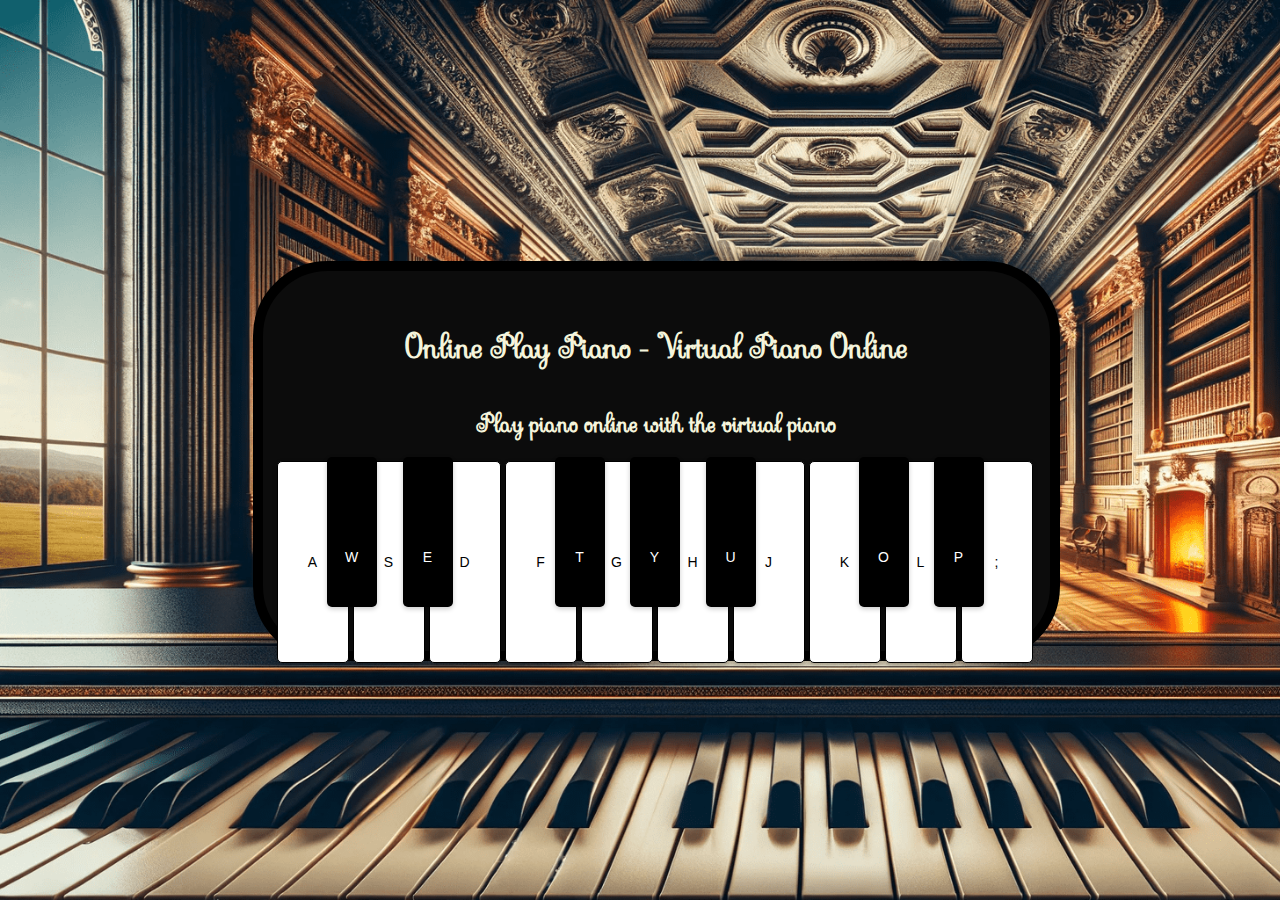
<file: index.html>
<!DOCTYPE html>
<html lang="en">

<head>
    <meta charset="UTF-8">
    <meta name="viewport" content="width=device-width, initial-scale=1.0">
    <link rel="canonical" href="https://onlineplaypiano.com">
    <link rel="alternate" hreflang="en" href="https://onlineplaypiano.com/">
    <link rel="alternate" hreflang="tr" href="https://onlineplaypiano.com/tr/">
    <link rel="preconnect" href="https://fonts.googleapis.com">
    <link rel="preconnect" href="https://fonts.gstatic.com" crossorigin>
    <link href="https://fonts.googleapis.com/css2?family=Sevillana&display=swap" rel="stylesheet">
    <link rel="icon" type="image/png" href="/favicon.png">




    <title lang="en">Online Play Piano - Virtual Piano Online</title>
    <meta name="description" lang="en"
        content="Play piano online with the virtual piano. Enjoy the interactive and fun experience of playing piano right in your browser. No installation or downloads required.">


    <!-- Google tag (gtag.js) -->
    <script async src="https://www.googletagmanager.com/gtag/js?id=G-H1CV9M2C9Y"></script>
    <script>
        window.dataLayer = window.dataLayer || [];
        function gtag() { dataLayer.push(arguments); }
        gtag('js', new Date());

        gtag('config', 'G-H1CV9M2C9Y');
    </script>
    <link rel="stylesheet" href="ff.css">
</head>

<body>
    <div class="container">
        <div class="white-keys">
            <h1>Online Play Piano - Virtual Piano Online</h1>
            <h2>Play piano online with the virtual piano</h2>
            <kbd id="keyA">A</kbd>
            <kbd id="keyS">S</kbd>
            <kbd id="keyD">D</kbd>
            <kbd id="keyF">F</kbd>
            <kbd id="keyG">G</kbd>
            <kbd id="keyH">H</kbd>
            <kbd id="keyJ">J</kbd>
            <kbd id="keyK">K</kbd>
            <kbd id="keyL">L</kbd>
            <kbd id="keyŞ" class="turkish">Ş</kbd>
            <kbd id="key;" class="english">;</kbd>
        </div>

        <div class="black-keys">
            <kbd id="keyW">W</kbd>
            <kbd id="keyE">E</kbd>
            <kbd id="keyT">T</kbd>
            <kbd id="keyY">Y</kbd>
            <kbd id="keyU">U</kbd>
            <kbd id="keyO">O</kbd>
            <kbd id="keyP">P</kbd>
        </div>
    </div>

    <script src="jss.js"></script>
</body>

</html>
</file>
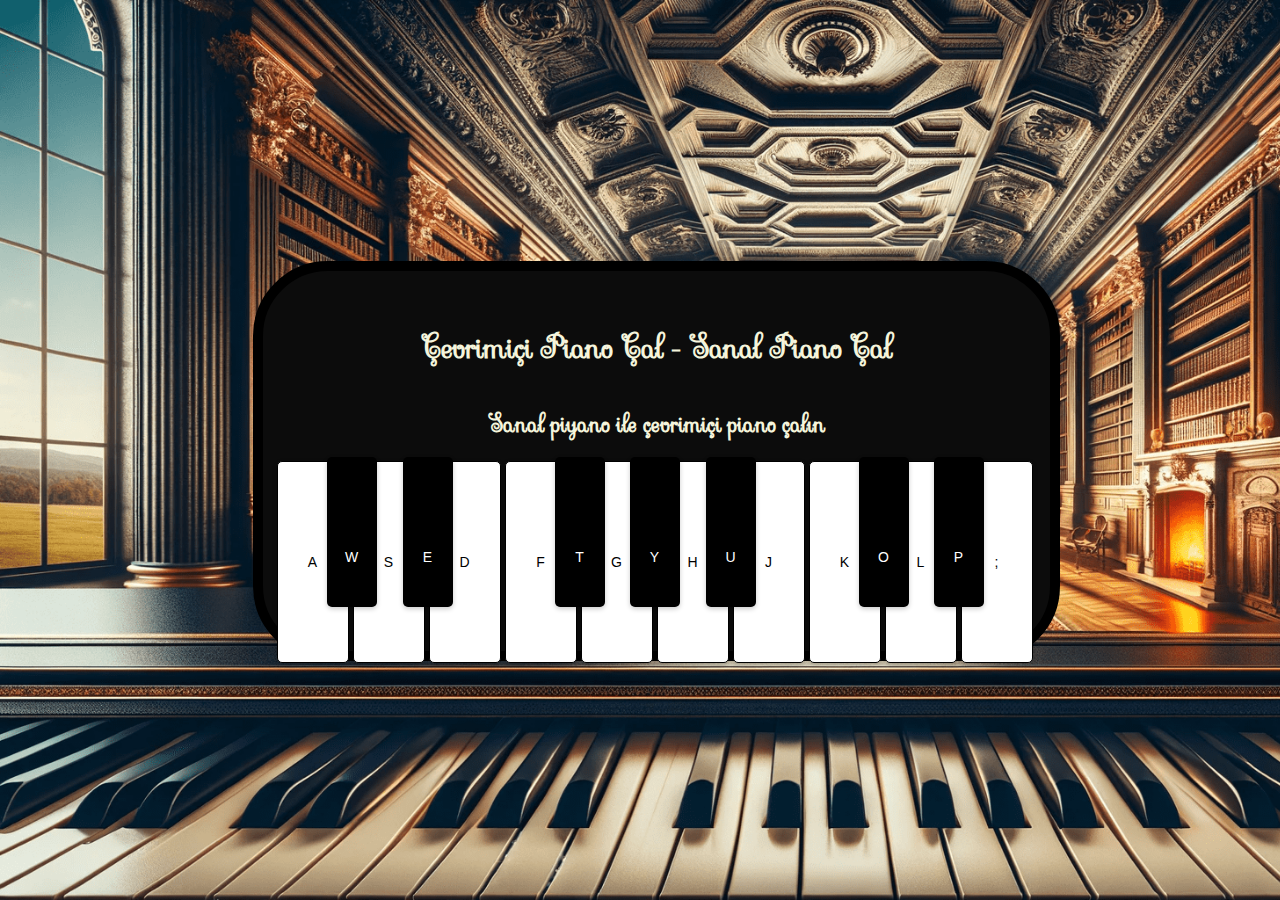
<file: tr/index.html>
<!DOCTYPE html>
<html lang="tr">

<head>
  <meta charset="UTF-8">
  <meta name="viewport" content="width=device-width, initial-scale=1.0">

  <!-- Türkçe -->
  <link rel="alternate" hreflang="en" href="https://onlineplaypiano.com/">
  <link rel="alternate" hreflang="tr" href="https://onlineplaypiano.com/tr/">

  <title lang="tr">Online Piyano Çal - Sanal Piyano Çevrimiçi</title>
  <meta name="description" lang="tr"
    content="Sanal piyano ile çevrimiçi piyano çalın. Tarayıcınızda piyano çalmaktan keyif alın. Kurulum veya indirme gerekmez.">
  <link rel="preconnect" href="https://fonts.googleapis.com">
  <link rel="preconnect" href="https://fonts.gstatic.com" crossorigin>
  <link href="https://fonts.googleapis.com/css2?family=Sevillana&display=swap" rel="stylesheet">
  <!-- Google tag (gtag.js) -->
  <script async src="https://www.googletagmanager.com/gtag/js?id=G-H1CV9M2C9Y"></script>
  <script>
    window.dataLayer = window.dataLayer || [];
    function gtag() { dataLayer.push(arguments); }
    gtag('js', new Date());

    gtag('config', 'G-H1CV9M2C9Y');
  </script>
  <link rel="stylesheet" href="../ff.css">
</head>

<body>
  <div class="container">
    <div class="white-keys">
      <h1>Çevrimiçi Piano Çal - Sanal Piano Çal</h1>
      <h2>Sanal piyano ile çevrimiçi piano çalın</h2>
      <kbd id="keyA">A</kbd>
      <kbd id="keyS">S</kbd>
      <kbd id="keyD">D</kbd>
      <kbd id="keyF">F</kbd>
      <kbd id="keyG">G</kbd>
      <kbd id="keyH">H</kbd>
      <kbd id="keyJ">J</kbd>
      <kbd id="keyK">K</kbd>
      <kbd id="keyL">L</kbd>
      <kbd id="keyŞ" class="turkish">Ş</kbd>
      <kbd id="key;" class="english">;</kbd>
    </div>

    <div class="black-keys">
      <kbd id="keyW">W</kbd>
      <kbd id="keyE">E</kbd>
      <kbd id="keyT">T</kbd>
      <kbd id="keyY">Y</kbd>
      <kbd id="keyU">U</kbd>
      <kbd id="keyO">O</kbd>
      <kbd id="keyP">P</kbd>
    </div>
  </div>

  <script src="../jss.js"></script>
</body>

</html>
</file>
<file: ff.css>
* {
    user-select: none;
    outline: none;
}

h1,
h2,
h3 {
    color: beige;
    font-family: 'Sevillana', cursive;
    text-align: center;
}

.container {
    background: rgb(12, 12, 12);
    border: 10px solid #000;
    border-radius: 75px;
    width: 759px;
    height: 352px;
    position: relative;
    top: 11px;
    left: 16px;
    padding: 14px;
}

body {
    display: flex;
    background-image: url(image4-min.png);
    background-size: cover;
    background-repeat: no-repeat;
    background-attachment: fixed;
    justify-content: center;
    align-items: center;
    height: 100vh;
    margin: 0;
    overflow: hidden;
    position: relative;
}

.white-keys kbd {
    display: inline-block;
    width: 70px;
    height: 200px;
    margin: 0px;
    background-color: white;
    border: 1px solid black;
    border-radius: 5px;
    box-shadow: 0 2px 5px rgba(0, 0, 0, 0.2);
    font-family: Arial, sans-serif;
    font-size: 14px;
    text-align: center;
    line-height: 200px;
    z-index: 0;
}

.black-keys {
    position: absolute;
}

.black-keys kbd {

    position: relative;

    top: -211px;

    left: -20px;

    display: inline-block;

    width: 50px;

    height: 150px;

    margin: 5px;

    background-color: black;

    border-radius: 5px;

    box-shadow: 0 2px 5px rgba(0, 0, 0, 0.2);

    font-family: Arial, sans-serif;

    font-size: 14px;

    color: white;

    text-align: center;

    line-height: 200px;

    z-index: 1;
}

#keyW {
    position: relative;
    left: 45px;
}

#keyE {
    position: relative;
    left: 57px;
}

#keyT {
    position: relative;
    left: 145px;
}

#keyY {
    position: relative;
    left: 156px;
}

.black-keys #keyU {
    position: relative;
    left: 168px;
}

.black-keys #keyO {
    position: relative;
    left: 257px;
}

.black-keys #keyP {
    position: relative;
    left: 268px;
}


.video-overlay {
    position: absolute;
    top: 0;
    left: 0;
    width: 100%;
    height: 100%;
    z-index: 0;
    pointer-events: none;
}

.video-container {
    position: absolute;
    top: 0;
    left: 0;
    width: 100%;
    height: 100%;
    overflow: hidden;
}

.video-element {
    width: 100%;
    height: 100%;
    object-fit: cover;
}


.white-keys kbd,
.black-keys kbd {
    /* Diğer stillendirmeler... */
    transition: background-color 0.1s ease-in-out;
}

.white-keys kbd.flash,
.black-keys kbd.flash {
    animation: flash 0.2s;
}

@keyframes flash {
    0% {
        background-color: white;
    }

    50% {
        background-color: mediumpurple;
    }

    100% {
        background-color: white;
    }
}

@media only screen and (max-width: 804px) {
    .container {
        width: 271px;
        height: 404px;
        top: 11px;
        left: 6px;
        padding: 14px;
    }
    .white-keys kbd {
        width: 21px;
        height: 156px;
        line-height: 251px;
        z-index: 0;
    }
    .black-keys kbd {
        top: -168px;
        left: -67px;
        width: 19px;
        height: 121px;
    }
    #keyW {
        left: 10px;
    }
    #keyE {
        left: 5px;
    }
    #keyT {
        left: 25px;
    }
    #keyY {
        left: 20px;
    }
    .black-keys #keyU {
        left: 14px;
    }
    .black-keys #keyO {
        left: 36px;
    }
    .black-keys #keyP {
        left: 30px;
    }
}
</file>
